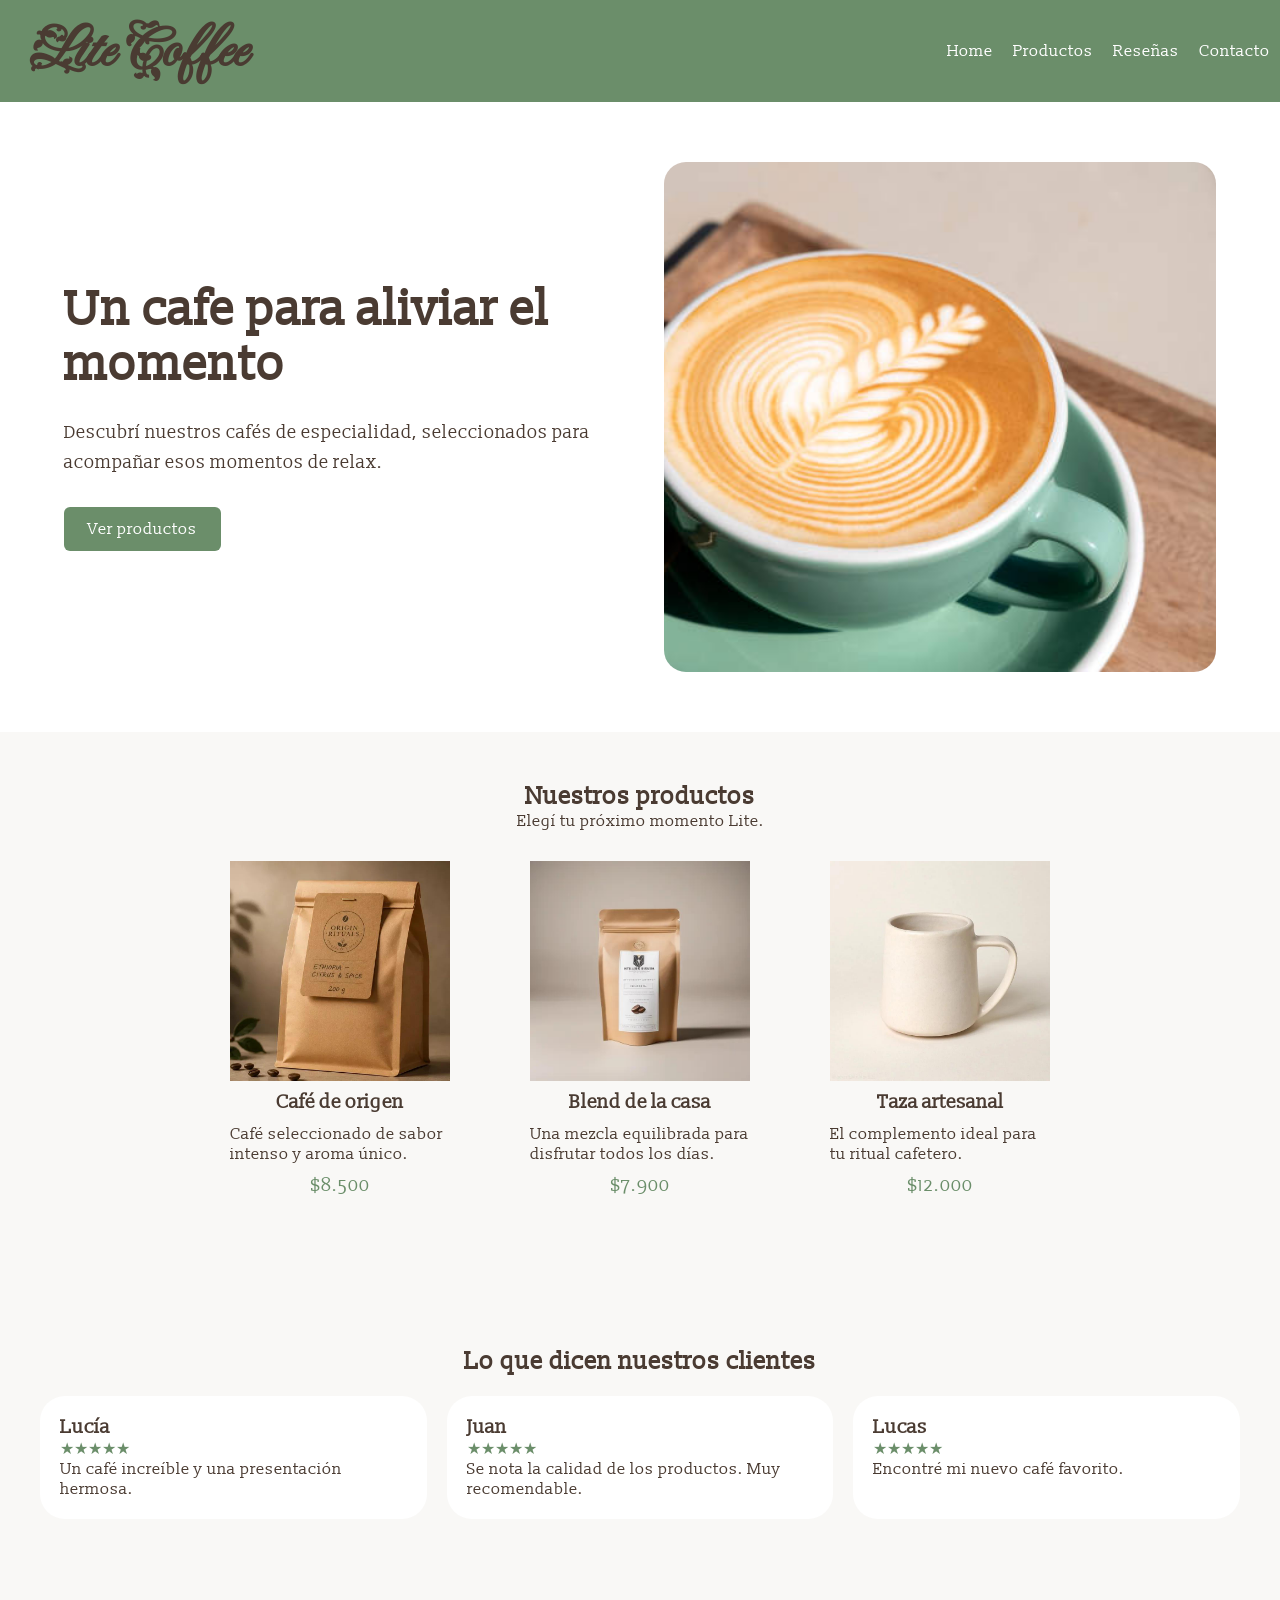
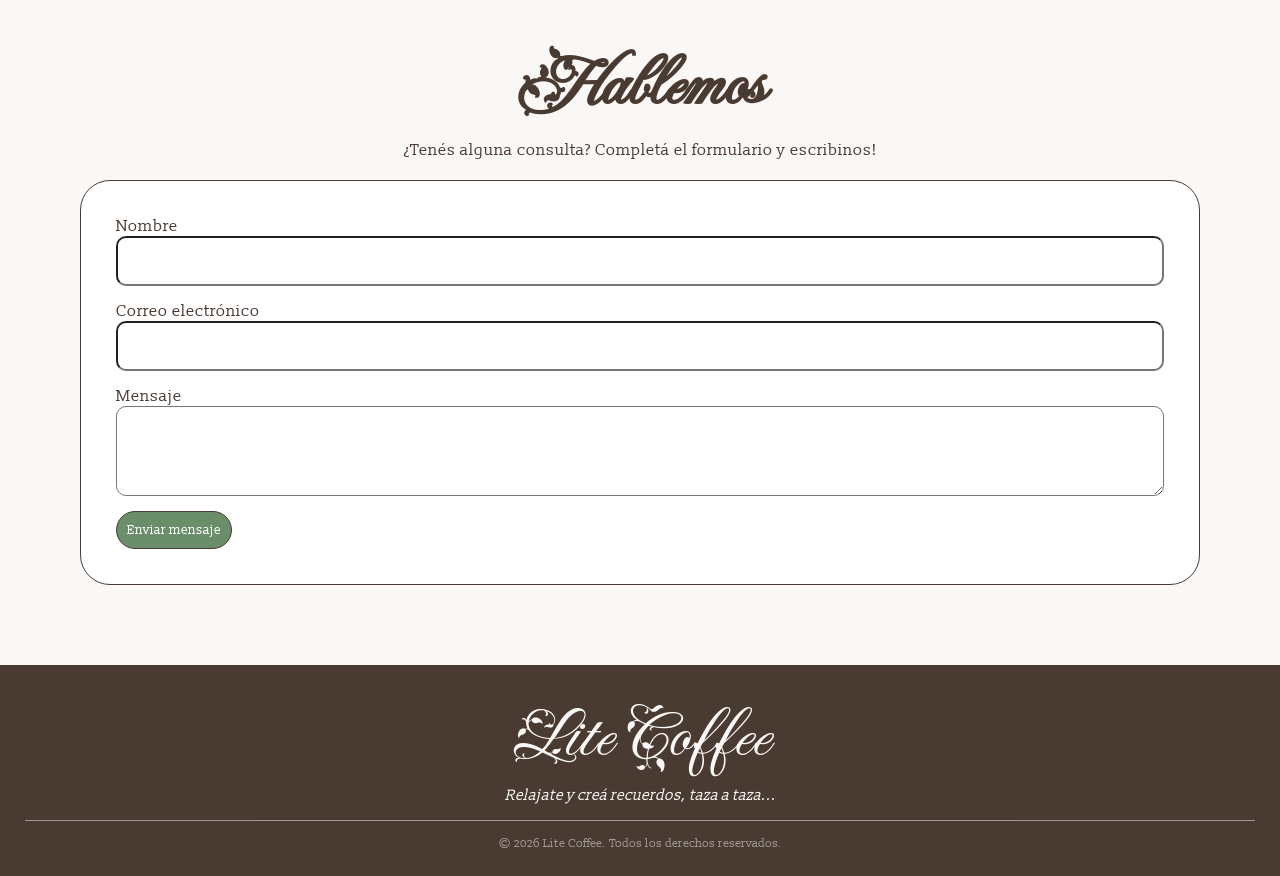
<file: index.html>
<!DOCTYPE html>
<html lang="es">
<head>
    <meta charset="UTF-8">
    <meta name="viewport" content="width=device-width, initial-scale=1.0">
    <title>Lite Coffee, Cafes para aliviar el momento</title>
    <!-- Archivo CSS externo -->
    <link rel="stylesheet" href="styles.css">
    <!-- Archivo Google fonts externo -->
    <link rel="preconnect" href="https://fonts.googleapis.com">
    <link rel="preconnect" href="https://fonts.gstatic.com" crossorigin>
    <link href="https://fonts.googleapis.com/css2?family=Fleur+De+Leah&family=Slabo+13px&display=swap" rel="stylesheet">
</head>

<body>

    <header>
        <h1>Lite Coffee</h1>
        <nav>
            <ul>
                <li><a href="#home">Home</a></li>
                <li><a href="#productos">Productos</a></li>
                <li><a href="#resenas">Reseñas</a></li>
                <li><a href="#contacto">Contacto</a></li>
            </ul>
        </nav>
    </header>
    <main>
        
            <section id="home" class="home">
                <div class="home_contenedor">
                    <div class="home_contenido">
                        <h1>Un cafe para aliviar el momento</h1>
                        <p>
                            Descubrí nuestros cafés de especialidad,
                            seleccionados para acompañar esos momentos de relax.
                        </p>

                        <a href="#productos" class="boton">
                            Ver productos
                        </a>
                    </div>

                    <div class="inicio_imagen">
                        <img src="img/cafe-portada.jpg"
                            alt="Taza de café sobre una mesa">
                    </div>
                </div>
            </section>

        <!-- PRODUCTOS: SE ORGANIZARÁ CON FLEXBOX -->
        <section id="productos" class="productos">
            <h2>Nuestros productos</h2>

            <p class="subtitulo">Elegí tu próximo momento Lite.</p>

            <div class="productos_container">

                <article class="card">
                    <img src="img/cafe-origen.jpg"
                        alt="Bolsa de café de origen">

                    <div class="card-contenido">
                        <h3>Café de origen</h3>
                        <p>Café seleccionado de sabor intenso y aroma único.</p>
                        <p class="precio">$8.500</p>
                    </div>
                </article>

                <article class="card">
                    <img src="img/blend-casa.jpg"
                        alt="Paquete de blend de café">

                    <div class="card-contenido">
                        <h3>Blend de la casa</h3>
                        <p>Una mezcla equilibrada para disfrutar todos los días.</p>
                        <p class="precio">$7.900</p>
                    </div>
                </article>

                <article class="card">
                    <img src="img/taza.jpg"
                        alt="Taza artesanal de cerámica">

                    <div class="card-contenido">
                        <h3>Taza artesanal</h3>
                        <p>El complemento ideal para tu ritual cafetero.</p>
                        <p class="precio">$12.000</p>
                    </div>
                </article>

            </div>
        </section>


        <!-- RESEÑAS: SE ORGANIZARÁ CON CSS GRID -->
        <section id="resenas" class="resenas">
            <h2>Lo que dicen nuestros clientes</h2>

            <div class="resenas_container">

                <article class="resena">
                    <h3>Lucía</h3>
                    <p>★★★★★</p>
                    <blockquote>
                        Un café increíble y una presentación hermosa.
                    </blockquote>
                </article>

                <article class="resena">
                    <h3>Juan</h3>
                    <p>★★★★★</p>
                    <blockquote>
                        Se nota la calidad de los productos. Muy recomendable.
                    </blockquote>
                </article>

                <article class="resena">
                    <h3>Lucas</h3>
                    <p>★★★★★</p>
                    <blockquote>
                        Encontré mi nuevo café favorito.
                    </blockquote>
                </article>

            </div>
        </section>


        <!-- CONTACTO: FORMULARIO CON FORMSPREE -->
        <section id="contacto" class="contacto">
            <h2>Hablemos</h2>

            <p>
                ¿Tenés alguna consulta? Completá el formulario
                y escribinos!
            </p>

            <form class="contacto_container" action="https://formspree.io/f/xljgnpqe"
                method="POST">

                <div class="campo">
                    <label for="nombre">Nombre</label>
                    <input type="text"
                        id="nombre"
                        name="nombre"
                        required>
                </div>

                <div class="campo">
                    <label for="email">Correo electrónico</label>
                    <input type="email"
                        id="email"
                        name="email"
                        required>
                </div>

                <div class="campo">
                    <label for="mensaje">Mensaje</label>
                    <textarea id="mensaje"
                            name="mensaje"
                            rows="5"
                            required></textarea>
                </div>

                <button type="submit">Enviar mensaje</button>

            </form>
        </section>

    </main>


    <!-- PIE DE PÁGINA -->
    <footer>
        <p class="logo">Lite Coffee</p>

        <p class="logo_subtitle">Relajate y creá recuerdos, taza a taza...</p>

        <p class="logo_final">&copy; 2026 Lite Coffee. Todos los derechos reservados.</p>
    </footer>

</body>

</html>
</file>
<file: styles.css>
:root {
    --color-fondo: #F9F8F6;
    --color-texto: #4A3B32;
    --color-acento: #6B8E6A;
    --color-secundario: #C88A58;
    --color-blanco: #FFFFFF;
}
.slabo-13px-regular {
    font-family: "Slabo 13px", serif;
    font-weight: 400;
    font-style: normal;
}
.fleur-de-leah-regular {
  font-family: "Fleur De Leah", cursive;
  font-weight: 400;
  font-style: normal;
}

* {
    box-sizing:border-box;
    margin: 0;
    padding: 0;
}

body{
    background-color: var(--color-fondo);
    font-family: "Slabo 13px";
    color: var(--color-texto);
}

/*Header y nav*/

header{
    background-color: var(--color-acento);
    display:flex;
    justify-content: space-between;
    align-items:center;
    padding: 10px;
}
header h1{
    font-family: "Fleur De Leah";
    font-size: 60px;
    padding-left: 20px;
}
header nav ul{
    display:flex;
    list-style:none;
    gap: 20px;
}
header nav a{
    text-decoration: none;
    color: var(--color-blanco);
}
header nav a:hover {
    color: var(--color-texto);
}

/* Home */

.home {
    background-color: var(--color-blanco);
}

.home_contenedor {
    display: flex;
    justify-content: space-between;
    align-items: center;
    gap: 48px;

    max-width: 1200px;
    min-height: 70vh;
    margin: 0 auto;
    padding: 48px 24px;
}

.home_contenido {
    flex: 1;
}

.home_contenido h1 {
    font-size: 48px;
    line-height: 1.15;
    margin-bottom: 24px;
}

.home_contenido p {
    font-size: 18px;
    line-height: 1.7;
    margin-bottom: 28px;
}

.boton {
    display: inline-block;
    background-color: var(--color-acento);
    color: var(--color-blanco);
    text-decoration: none;
    padding: 12px 24px;
    border-radius: 6px;
}

.inicio_imagen {
    flex: 1;
    min-width: 0;
}

.inicio_imagen img {
    display: block;
    width: 100%;
    height: 510px;
    object-fit: cover;
    border-radius: 22px;
}
/*Productos*/
.productos{
    padding-bottom: 50px;
    padding-top: 50px;
}
.productos h2{
    text-align: center;
}
.subtitulo{
    text-align: center;
}
.productos_container{
    justify-content: center;
    display: flex;
    gap: 20px;
    flex-wrap: wrap;
}
.card{
    padding: 30px;
    width: 280px;
}
.card img {
    display: block;
    width: 100%;
    height: 220px;
    object-fit: cover;
}
/*Productos animaciones*/
.card img{
    transition: transform 0.3s ease; 
}
.card img:hover {
    transform: scale(1.1); 
}
.card:hover{
    color:#6B8E6A;
}
/*Productos animaciones*/

.card h3{
    text-align: center;
    padding: 10px;
}
.precio{
    text-align: center;
    padding: 10px;
    color: var(--color-acento);
    font-size: large;
}

/*Reseñas*/
.resenas h2{
    text-align: center;
    padding: 20px;
}
.resenas{
    padding: 40px;
}
.resena{
    background-color: var(--color-blanco);
    padding: 20px;
    transition: transform 0.3s ease; 
    border-radius: 25px;
}
/*Reseñas animaciones*/
.resena:hover{
    transform: scale(1.05); 
}
/*Reseñas animaciones*/
.resenas_container{
    display: grid;
    grid-template-columns: repeat(3,1fr);
    gap: 20px;
}
.resena p{
    color: var(--color-acento);
}

/*Contacto*/
.contacto{
    padding: 80px;
}
.contacto h2{
    text-align: center;
    font-family: "Fleur de Leah";
    font-size: 70px;
}
.contacto p{
    text-align: center;
    padding: 5px;
    padding-bottom: 20px;
}
.contacto_container{
    border-color: var(--color-texto);
    border-radius: 30px;
    background-color: var(--color-blanco);
    max-width: 1600px;
    margin: auto;
    padding: 35px;
    border: 1px solid;
}
.campo{
    margin:auto;
    padding-bottom: 15px;
    display: flex;
    flex-direction: column;
}
.contacto_container textarea,
.contacto_container input{
    width: 100%;
    height: 50px;
    padding: 8px;
    border-radius: 10px;
}
.contacto_container textarea{
    height: 90px;
}

.contacto_container button{
    background-color: var(--color-acento);
    color: var(--color-blanco);
    padding: 10px;
    border-radius: 20px;
    border: var(--color-texto) solid 1px;
    font-family: "Slabo 13px";
}

.contacto_container button:hover{
    color: var(--color-texto);
    background-color: #86a385;
}
.contacto_container textarea:hover,
.contacto_container input:hover{
    border-color:#5c534e
}

/*Footer*/

footer{
    background-color: var(--color-texto);
    color: var(--color-fondo);
    padding: 25px;
    text-align: center;
    font-size: 15px;
}
.logo{
    font-family: "Fleur de Leah";
    font-size: 70px;
}
.logo_subtitle{
    padding-bottom: 15px;
    font-style: italic;
}
.logo_final{
    border-top: var(--color-fondo) solid 1px;
    padding-top: 15px;
    font-size: 12px;
    opacity: 50%;
}
/*Media queries*/
@media screen and (max-width: 500px) {
    .contacto{
        padding: 20px;
    }
    .card{
        width: auto;
    }
    .home_contenedor{
        flex-direction: column;
    }
    .inicio_imagen img{
        height: 300px;
    }
    header {
        flex-direction: column;
        gap: 12px;
    }

    header h1 {
        font-size: 48px;
        padding-left: 0;
    }

    header nav ul {
        flex-wrap: wrap;
        justify-content: center;
        gap: 12px;
    }
    .resenas {
        padding: 25px 20px;
    }

    .resenas_container {
        grid-template-columns: 1fr;
    }
}
</file>
